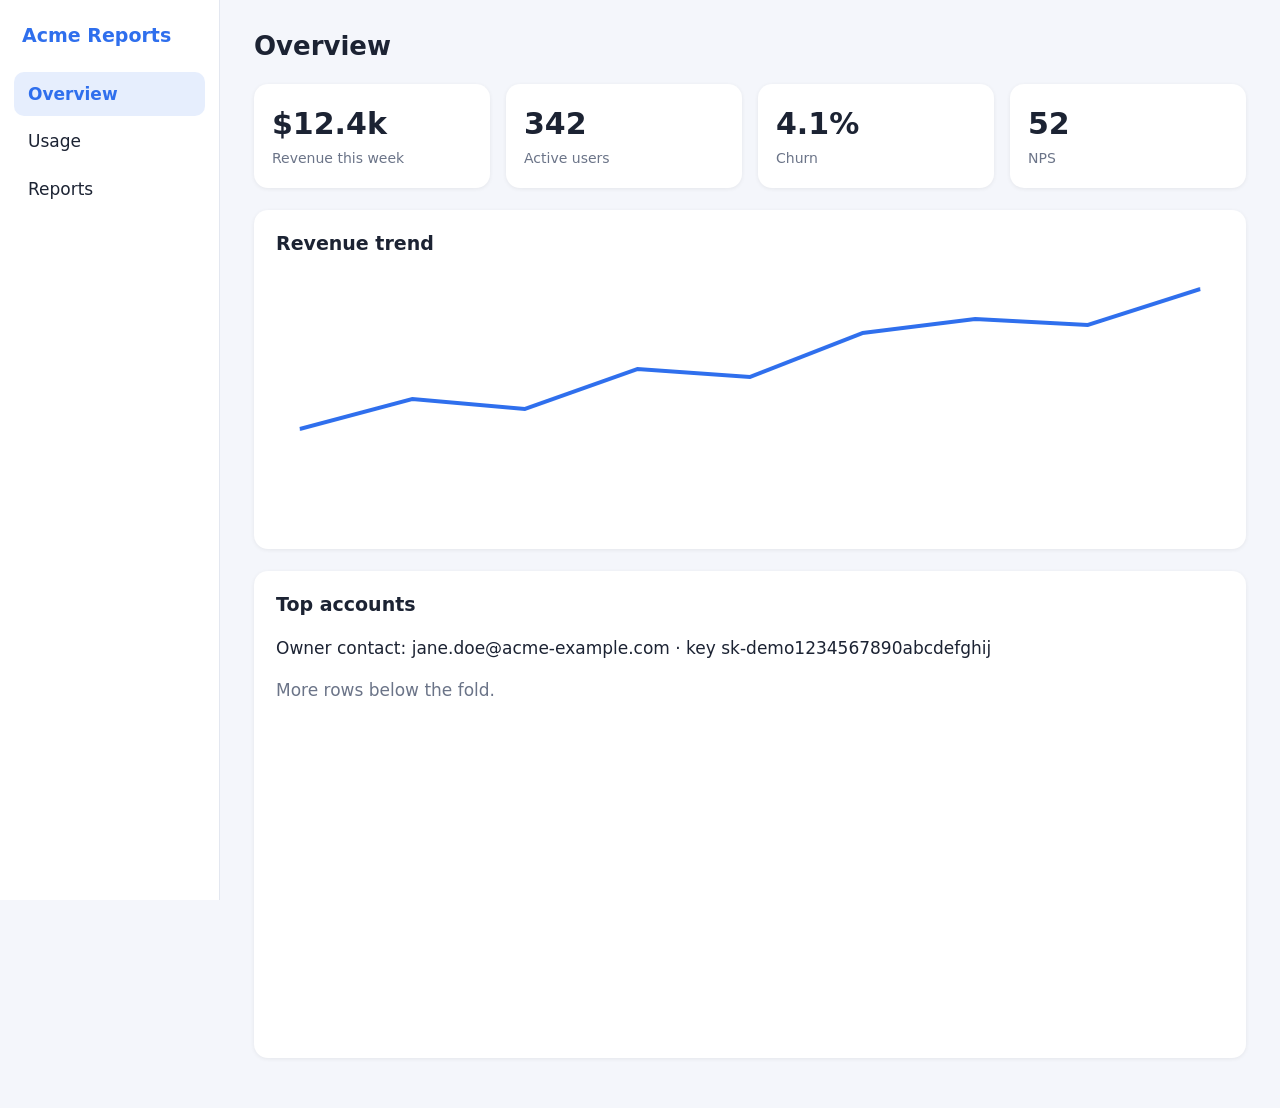
<file: video/assets/demo-site/index.html>
<!doctype html>
<html lang="en"><head><meta charset="utf-8"><title>Acme Reports</title>
<meta name="viewport" content="width=device-width,initial-scale=1">
<style>
:root{--acc:#2f6fed;--bg:#f4f6fb;--card:#fff;--ink:#1c2333;--mut:#6b7488}
*{box-sizing:border-box}body{margin:0;font:17px/1.45 system-ui,sans-serif;background:var(--bg);color:var(--ink);display:flex}
aside{width:220px;min-height:100vh;background:#fff;border-right:1px solid #e3e7f0;padding:22px 14px;position:fixed;top:0;bottom:0}
aside h1{font-size:19px;margin:0 8px 22px;color:var(--acc)}
#nav button{display:block;width:100%;text-align:left;font:inherit;padding:10px 14px;margin:3px 0;border:0;border-radius:10px;background:none;cursor:pointer;color:var(--ink)}
#nav button.on{background:color-mix(in srgb,var(--acc) 12%,#fff);color:var(--acc);font-weight:600}
main{margin-left:220px;padding:28px 34px;width:calc(100% - 220px)}
section[hidden]{display:none}h2{margin:0 0 18px;font-size:26px}
.kpis{display:grid;grid-template-columns:repeat(4,1fr);gap:16px;margin-bottom:22px}
.kpi{background:var(--card);border-radius:14px;padding:18px;box-shadow:0 1px 4px #0001}.kpi b{display:block;font-size:30px}.kpi span{color:var(--mut);font-size:14px}
.card{background:var(--card);border-radius:14px;padding:20px 22px;margin-bottom:22px;box-shadow:0 1px 4px #0001}.card h3{margin:0 0 12px;font-size:19px}
canvas{width:100%;height:260px;display:block}.tw{overflow-x:auto}table{border-collapse:collapse;width:1900px}th,td{padding:9px 14px;border-bottom:1px solid #edf0f6;text-align:left;white-space:nowrap}
.pad{height:360px;color:var(--mut)}
.search{font:inherit;width:100%;max-width:520px;padding:12px 16px;margin:0 0 20px;border:1px solid #d6dbe7;border-radius:12px;background:#fff;color:var(--ink);outline:none}
.search:focus{border-color:var(--acc);box-shadow:0 0 0 3px color-mix(in srgb,var(--acc) 18%,transparent)}.card[hidden]{display:none}
</style></head><body>
<aside><h1>Acme Reports</h1><div id="nav"><button data-s="overview" class="on">Overview</button><button data-s="usage">Usage</button><button data-s="reports">Reports</button></div></aside>
<main>
<section id="s-overview"><h2>Overview</h2>
 <div class="kpis"><div class="kpi"><b>$12.4k</b><span>Revenue this week</span></div><div class="kpi"><b>342</b><span>Active users</span></div><div class="kpi"><b>4.1%</b><span>Churn</span></div><div class="kpi"><b>52</b><span>NPS</span></div></div>
 <div class="card" id="trend"><h3>Revenue trend</h3><canvas id="c1" width="1200" height="260"></canvas></div>
 <div class="card"><h3>Top accounts</h3><p>Owner contact: jane.doe@acme-example.com &middot; key sk-demo1234567890abcdefghij</p><div class="pad">More rows below the fold.</div></div>
</section>
<section id="s-usage" hidden><h2>Usage</h2>
 <div class="card"><h3>Daily active users</h3><canvas id="c2" width="1200" height="260"></canvas></div>
 <div class="card" id="adoption"><h3>Feature adoption</h3><div class="tw"><table><tr><th>Feature</th><th>Mon</th><th>Tue</th><th>Wed</th><th>Thu</th><th>Fri</th><th>Sat</th><th>Sun</th><th>Trend</th><th>Owner</th><th>Notes</th><th>Status</th></tr>
 <tr><td>Search</td><td>81</td><td>84</td><td>80</td><td>86</td><td>88</td><td>41</td><td>39</td><td>up</td><td>Priya</td><td>Fast</td><td>Healthy</td></tr>
 <tr><td>Export</td><td>22</td><td>25</td><td>24</td><td>28</td><td>31</td><td>9</td><td>8</td><td>up</td><td>Sam</td><td>Needs docs</td><td>Watch</td></tr></table></div></div>
</section>
<section id="s-reports" hidden><h2>Reports</h2>
 <input id="q" class="search" placeholder="Search reports" autocomplete="off">
 <div class="card rep"><h3>Weekly summary</h3><p>Revenue grew 6% and churn fell for the third week running.</p></div>
 <div class="card rep"><h3>Scheduled reports</h3><p>Monday 08:00 &middot; Finance team &middot; PDF</p></div>
 <div class="card rep"><h3>Cancellations deep dive</h3><p>Every account that left this month, and the reason they gave.</p></div>
</section></main>
<script>
const show=s=>{document.querySelectorAll('main section').forEach(x=>x.hidden=x.id!=='s-'+s);document.querySelectorAll('#nav button').forEach(b=>b.classList.toggle('on',b.dataset.s===s));scrollTo(0,0)};
document.getElementById('nav').onclick=e=>{const b=e.target.closest('button');if(b)show(b.dataset.s)};
document.getElementById('q').oninput=e=>{const q=e.target.value.toLowerCase();document.querySelectorAll('.rep').forEach(c=>c.hidden=!c.textContent.toLowerCase().includes(q))};
function line(id,pts){const c=document.getElementById(id),x=c.getContext('2d');x.clearRect(0,0,1200,260);x.strokeStyle='#2f6fed';x.lineWidth=4;x.beginPath();
 pts.forEach((p,i)=>{const X=30+i*(1140/(pts.length-1)),Y=240-p*2;i?x.lineTo(X,Y):x.moveTo(X,Y)});x.stroke()}
line('c1',[40,55,50,70,66,88,95,92,110]);line('c2',[30,38,35,60,58,72,70,80,86]);
</script></body></html>
</file>
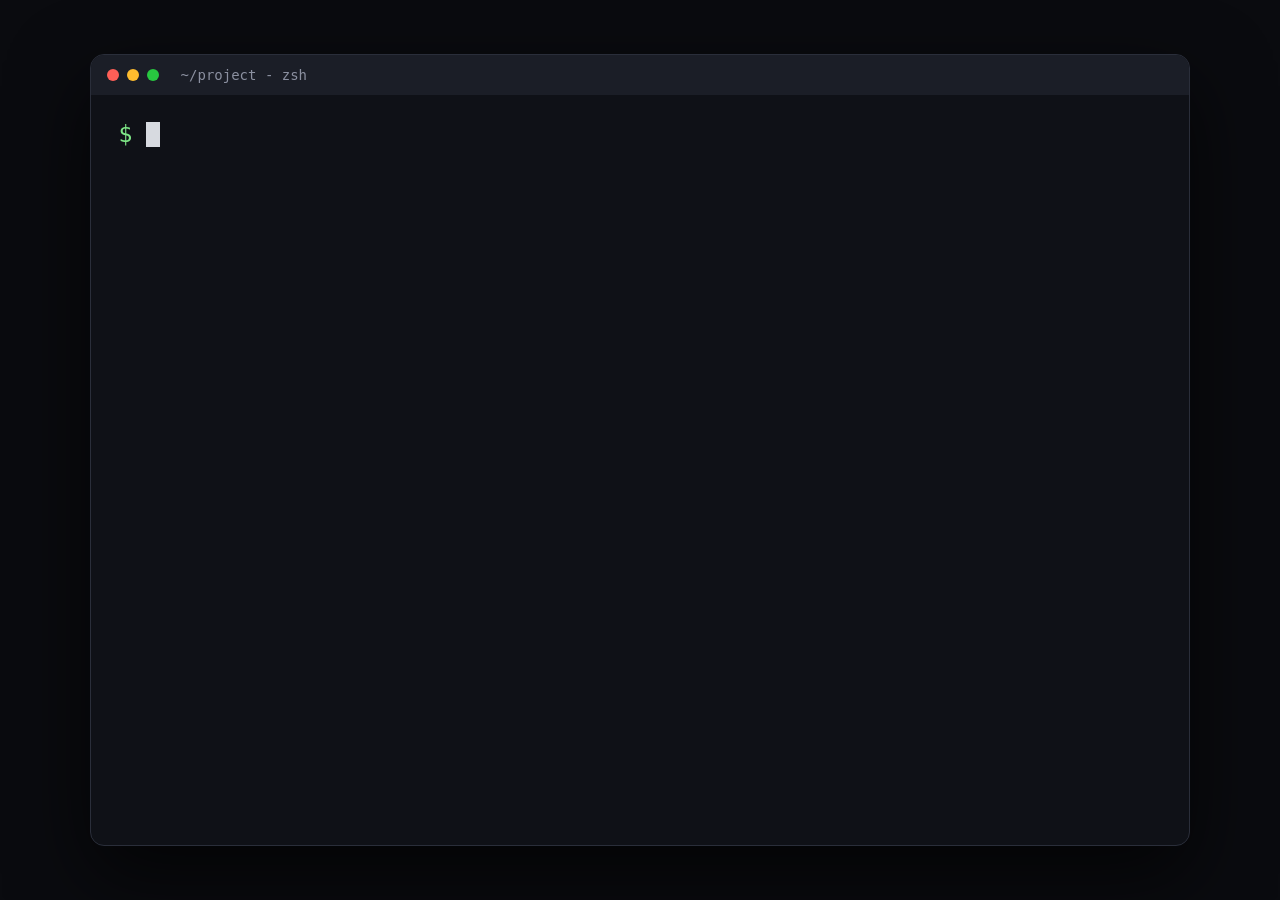
<file: video/assets/terminal-replay.html>
<!doctype html>
<html lang="en"><head><meta charset="utf-8"><title>Terminal</title>
<!-- A scripted terminal for recording CLI tools with the same pipeline as a web app.
     Serve this file (python3 -m http.server) and drive it from the storyboard with the `eval` action:
       {"eval": "T.run([['cmd','npm install acme'],['out','added 42 packages in 3s'],['cmd','acme init'],['out',['Created acme.config.json','Ready.']]])"}
     T.cmd(text)    types a command after the prompt, then "presses Enter"
     T.out(text|[lines], {delay})   prints output lines one by one (delay ms between lines, default 120)
     T.comment(text) prints a dim comment line      T.clear()   clears the screen      T.wait(ms)
     Colours in output: wrap with {g}green{/} {r}red{/} {y}yellow{/} {b}blue{/} {d}dim{/}
     Use the real output of the real tool: run it once, paste what it printed. Never invent output. -->
<style>
:root{--bg:#0f1117;--fg:#d7dae0;--acc:#7ee787;--bar:#1b1e27}
html,body{margin:0;height:100%;background:#0a0b0f;font-family:ui-monospace,SFMono-Regular,Menlo,Consolas,monospace}
#win{position:absolute;inset:6% 7%;background:var(--bg);border-radius:14px;box-shadow:0 30px 80px #000a;display:flex;flex-direction:column;overflow:hidden;border:1px solid #2a2e3a}
#bar{height:40px;background:var(--bar);display:flex;align-items:center;gap:8px;padding:0 16px;color:#8b90a0;font-size:14px}
#bar i{width:12px;height:12px;border-radius:50%;display:inline-block}#bar span{margin-left:14px}
#term{flex:1;padding:22px 28px;color:var(--fg);font-size:23px;line-height:1.5;overflow:hidden;white-space:pre-wrap;word-break:break-word}
.p{color:var(--acc)}.d{color:#6b7184}.g{color:#7ee787}.r{color:#ff7b72}.y{color:#e3b341}.b{color:#79c0ff}
.cur{display:inline-block;width:.6em;height:1.1em;background:var(--fg);vertical-align:text-bottom;animation:bl 1s steps(1) infinite}@keyframes bl{50%{opacity:0}}
</style></head><body>
<div id="win"><div id="bar"><i style="background:#ff5f57"></i><i style="background:#febc2e"></i><i style="background:#28c840"></i><span>~/project - zsh</span></div><div id="term"></div></div>
<script>
const term = document.getElementById('term'), PROMPT = '<span class="p">$</span> ';
const sleep = ms => new Promise(r => setTimeout(r, ms));
const esc = s => String(s).replace(/&/g, '&amp;').replace(/</g, '&lt;');
const col = s => esc(s).replace(/\{([grybd])\}/g, '<span class="$1">').replace(/\{\/\}/g, '</span>');
let line = null, armed = false;     // armed: the last line is an empty prompt waiting for a command
function newLine(html) { line = document.createElement('div'); line.innerHTML = html; term.appendChild(line); term.scrollTop = term.scrollHeight; return line; }
function cursor(on) { const c = term.querySelector('.cur'); if (c) c.remove(); if (on && line) line.insertAdjacentHTML('beforeend', '<span class="cur"></span>'); }
window.T = {
  async cmd(text, o) { const sp = (o && o.speed) || 38; if (!armed) newLine(PROMPT); armed = false; const base = line.innerHTML; let typed = '';
    for (const ch of text) { typed += ch; line.innerHTML = base + esc(typed); cursor(true); await sleep(sp + Math.random() * 22); }
    await sleep(380); cursor(false); },
  async out(lines, o) { const d = (o && o.delay) || 120; for (const l of [].concat(lines)) { newLine(col(l)); await sleep(d); } cursor(false); },
  async comment(t) { newLine('<span class="d"># ' + esc(t) + '</span>'); await sleep(200); },
  async wait(ms) { await sleep(ms); },
  clear() { term.innerHTML = ''; line = null; newLine(PROMPT); armed = true; cursor(true); },
  async run(steps) { for (const [k, a, o] of steps) { if (k === 'cmd') await T.cmd(a, o); else if (k === 'out') await T.out(a, o); else if (k === 'comment') await T.comment(a); else if (k === 'wait') await T.wait(a); else if (k === 'clear') T.clear(); } if (!armed) { newLine(PROMPT); armed = true; } cursor(true); }
};
newLine(PROMPT); armed = true; cursor(true);
</script></body></html>
</file>
